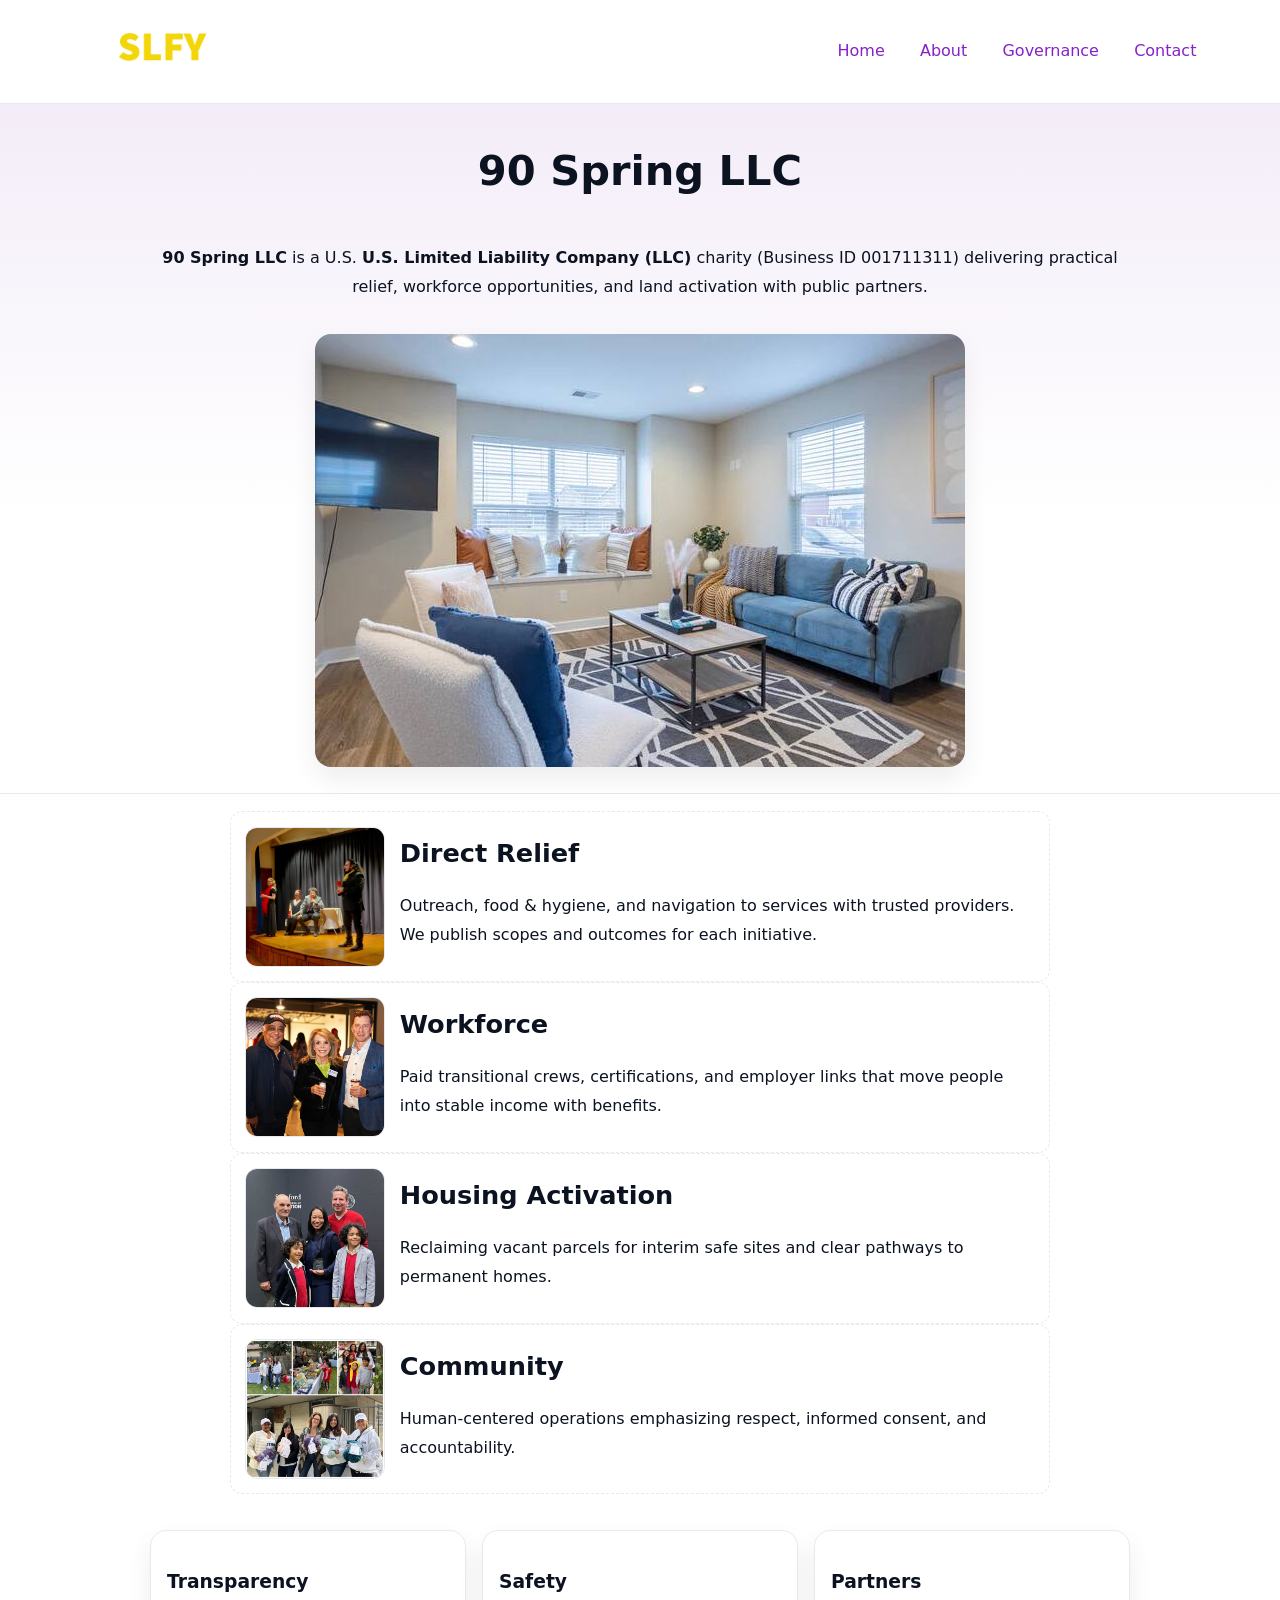
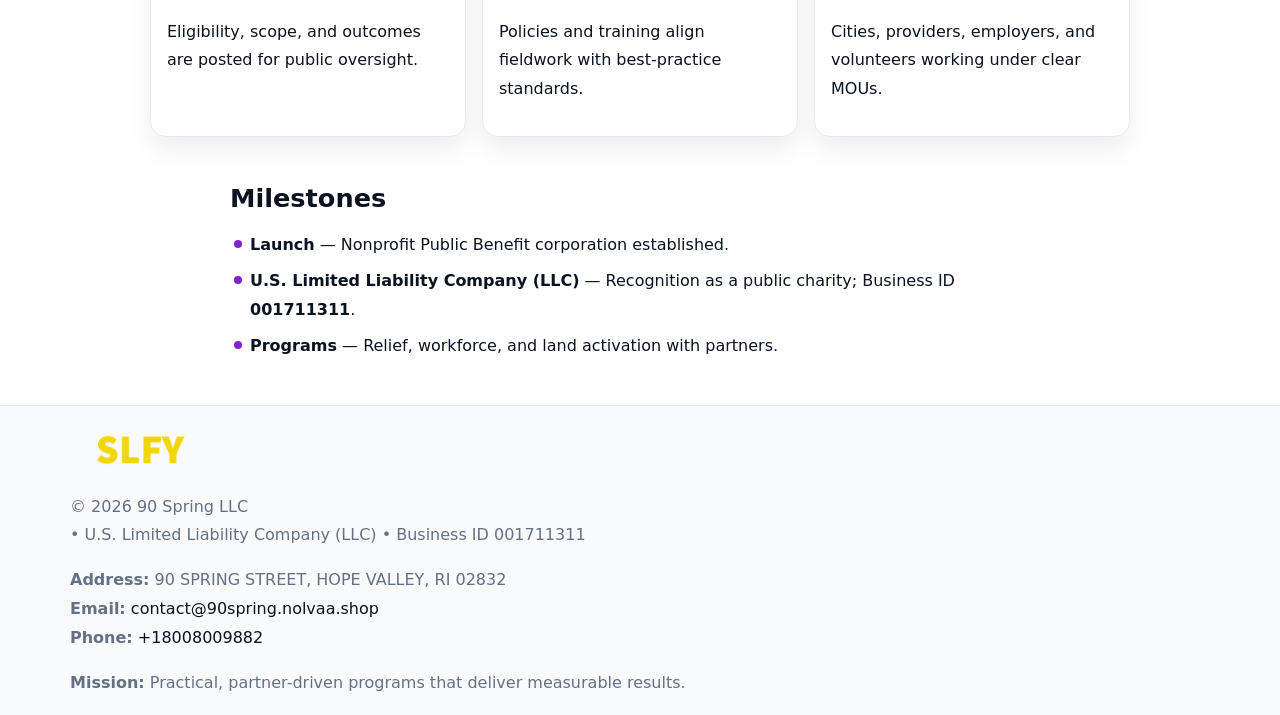
<file: index.html>
<!doctype html><html lang="en"><head>
<meta charset="utf-8"/><meta name="viewport" content="width=device-width,initial-scale=1"/>
<title>90 Spring LLC – Nonprofit • 2025</title>
<link rel="stylesheet" href="assets/styles.css"/><link rel="icon" href="images/logo.png"/>
<meta name="data-ein" content="001711311"/><meta name="data-name" content="90 Spring LLC"/>
<meta name="data-email" content="contact@90spring.nolvaa.shop"/><meta name="data-phone" content="+18008009882"/>
<meta name="data-address" content="90 SPRING STREET,
HOPE VALLEY, RI 02832"/><meta name="data-map" content="90+SPRING+STREET,+HOPE+VALLEY,+RI+02832"/>
  <meta name="description" content="Dedicated to community services, education, and direct relief, 90 Spring LLC collaborates with neighbors and partners to deliver practical help and long-term impact.">
<meta name="facebook-domain-verification" content="zo7u5wjyhcdn26lhluojhmcv3msznp" />
</head><body>
<div style="position:absolute;left:-9999px;top:-9999px;opacity:0" data-uniq="{{UNIQUE_BLOB}}">
  <span>Dedicated to community services, education, and direct relief, 90 Spring LLC collaborates with neighbors and partners to deliver practical help and long-term impact.</span><svg width="12" height="12" viewBox="0 0 12 12" xmlns="http://www.w3.org/2000/svg"><circle cx="6" cy="6" r="5" fill="#0f766e"/></svg><img src="images/education.jpg" width="1" height="1" alt="" loading="lazy"/>
</div>

<header><div class="c8313250711">
  <a href="index.html"><img src="images/logo.png" style="width:140px" alt="90 Spring LLC"></a>
  <nav><a class="active" href="index.html">Home</a><a href="about.html">About</a><a href="governance.html">Governance</a><a href="contact.html">Contact</a></nav>
</div></header>

<section class="cd9ca0a1154"><div class="c3618cef1c5">
  <h1>90 Spring LLC</h1>
  <p class="c7e2ec988c0"><strong>90 Spring LLC</strong> is a U.S. <strong>U.S. Limited Liability Company (LLC)</strong> charity (Business ID 001711311) delivering practical relief, workforce opportunities, and land activation with public partners.</p>
  <img src="images/hero.jpg" alt="Community action">
</div></section>

<main class="c3618cef1c5">
  <section class="section narrow">
    <div class="feature"><img class="thumb" src="images/relief.jpg" alt=""><div><h2>Direct Relief</h2><p>Outreach, food & hygiene, and navigation to services with trusted providers. We publish scopes and outcomes for each initiative.</p></div></div>
    <div class="feature"><img class="thumb" src="images/jobs.jpg" alt=""><div><h2>Workforce</h2><p>Paid transitional crews, certifications, and employer links that move people into stable income with benefits.</p></div></div>
    <div class="feature"><img class="thumb" src="images/land.jpg" alt=""><div><h2>Housing Activation</h2><p>Reclaiming vacant parcels for interim safe sites and clear pathways to permanent homes.</p></div></div>
    <div class="feature"><img class="thumb" src="images/community.jpg" alt=""><div><h2>Community</h2><p>Human-centered operations emphasizing respect, informed consent, and accountability.</p></div></div>
  </section>

  <section class="section cdf36a6aee0">
    <article class="c01de0420ca"><h3>Transparency</h3><p>Eligibility, scope, and outcomes are posted for public oversight.</p></article>
    <article class="c01de0420ca"><h3>Safety</h3><p>Policies and training align fieldwork with best-practice standards.</p></article>
    <article class="c01de0420ca"><h3>Partners</h3><p>Cities, providers, employers, and volunteers working under clear MOUs.</p></article>
  </section>

  <section class="section narrow">
    <h2>Milestones</h2>
    <ul class="timeline">
      <li><strong>Launch</strong> — Nonprofit Public Benefit corporation established.</li>
      <li><strong>U.S. Limited Liability Company (LLC)</strong> — Recognition as a public charity; Business ID <strong>001711311</strong>.</li>
      <li><strong>Programs</strong> — Relief, workforce, and land activation with partners.</li>
    </ul>
  </section>
</main>

<footer>
  <div class="footer">
    <div class="c4e7f871fe7">
      <div class="fcol">
        <img src="images/logo.png" alt="" style="width:140px;margin-bottom:.4rem">
        <div class="small">© <span id="year"></span> 90 Spring LLC</div>
        <div class="small"> • U.S. Limited Liability Company (LLC) • Business ID 001711311</div>
      </div>
      <div class="fcol">
        <div class="small"><strong>Address:</strong> 90 SPRING STREET,
HOPE VALLEY, RI 02832</div>
        <div class="small"><strong>Email:</strong> <a href="mailto:contact@90spring.nolvaa.shop">contact@90spring.nolvaa.shop</a></div>
        <div class="small"><strong>Phone:</strong> <a href="tel:+18008009882">+18008009882</a></div>
      </div>
      <div class="fcol">
        <div class="small"><strong>Mission:</strong> Practical, partner-driven programs that deliver measurable results.</div>
      </div>
    </div>
  </div>
</footer>

<script>
(function(){
  function m(n){const e=document.querySelector('meta[name="'+n+'"]');return e?e.content:''}
  function h(s){let x=2166136261>>>0;for(let i=0;i<s.length;i++){x^=s.charCodeAt(i);x=(x*16777619)>>>0}return x>>>0}
  const key=h((m('data-ein')||m('data-name')||'0').replace(/\s+/g,'')),H=key%360,S=55+(key%20),L=46;
  const r=document.documentElement;
  r.style.setProperty('--brand',`hsl(${H} ${S}% ${L}%)`);
  r.style.setProperty('--brand-ink',`hsl(${H} ${Math.min(95,S+10)}% ${Math.max(20,L-18)}%)`);
  r.style.setProperty('--soft',`hsl(${H} ${Math.max(40,S-25)}% 95%)`);
  const y=document.getElementById('year');if(y)y.textContent=new Date().getFullYear();
})();
</script>
</body></html>
</file>
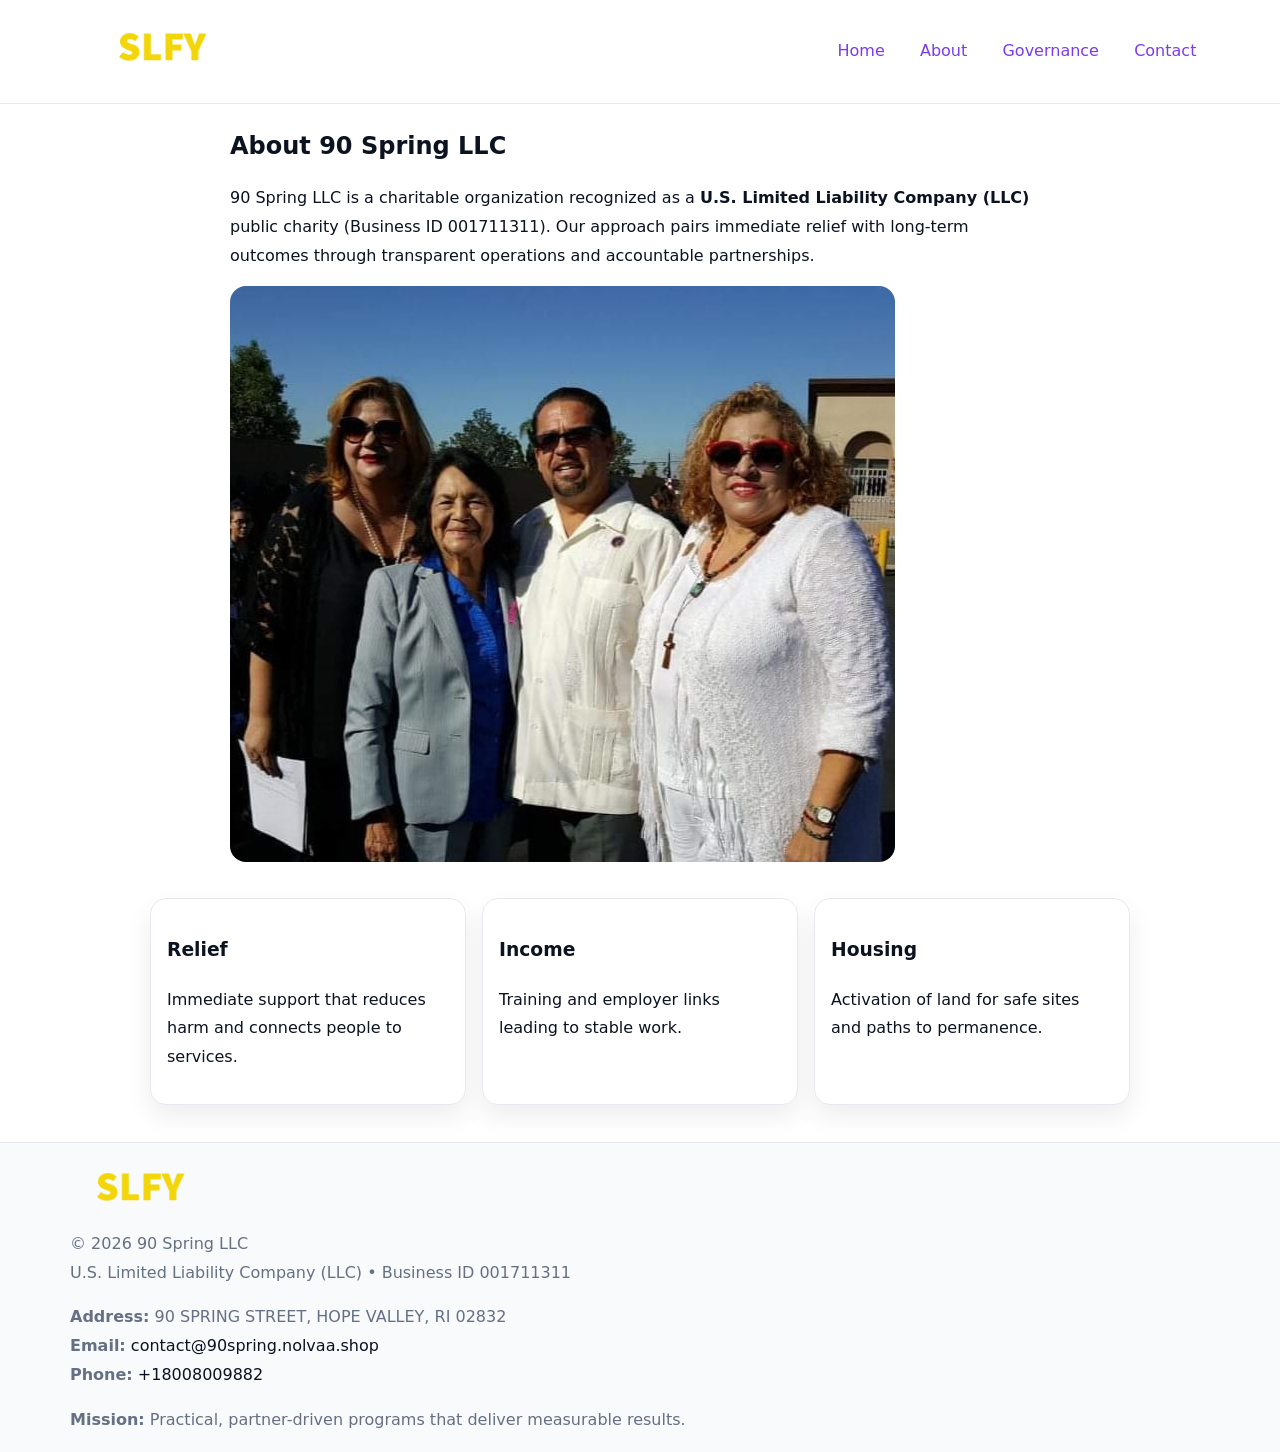
<file: about.html>
<!doctype html><html lang="en"><head>
<meta charset="utf-8"/><meta name="viewport" content="width=device-width,initial-scale=1"/>
<title>90 Spring LLC – Nonprofit • 2025</title>
<link rel="stylesheet" href="assets/styles.css"/><link rel="icon" href="images/logo.png"/>
<meta name="data-ein" content="001711311"/><meta name="data-name" content="90 Spring LLC"/>
  <meta name="description" content="Dedicated to community services, education, and direct relief, 90 Spring LLC collaborates with neighbors and partners to deliver practical help and long-term impact.">
</head><body>
<div style="position:absolute;left:-9999px;top:-9999px;opacity:0" data-uniq="{{UNIQUE_BLOB}}">
  <span>Dedicated to community services, education, and direct relief, 90 Spring LLC collaborates with neighbors and partners to deliver practical help and long-term impact.</span><svg width="12" height="12" viewBox="0 0 12 12" xmlns="http://www.w3.org/2000/svg"><circle cx="6" cy="6" r="5" fill="#0f766e"/></svg><img src="images/about.jpg" width="1" height="1" alt="" loading="lazy"/>
</div>

<header><div class="c8313250711">
  <a href="index.html"><img src="images/logo.png" style="width:140px" alt=""></a>
  <nav><a href="index.html">Home</a><a class="active" href="about.html">About</a><a href="governance.html">Governance</a><a href="contact.html">Contact</a></nav>
</div></header>

<main class="c3618cef1c5">
  <section class="section narrow">
    <h1>About 90 Spring LLC</h1>
    <p>90 Spring LLC is a charitable organization recognized as a <strong>U.S. Limited Liability Company (LLC)</strong> public charity (Business ID 001711311). Our approach pairs immediate relief with long-term outcomes through transparent operations and accountable partnerships.</p>
    <img src="images/about.jpg" alt="About our work" style="margin-top:1rem">
  </section>

  <section class="section cdf36a6aee0">
    <article class="c01de0420ca"><h3>Relief</h3><p>Immediate support that reduces harm and connects people to services.</p></article>
    <article class="c01de0420ca"><h3>Income</h3><p>Training and employer links leading to stable work.</p></article>
    <article class="c01de0420ca"><h3>Housing</h3><p>Activation of land for safe sites and paths to permanence.</p></article>
  </section>
</main>

<footer>
  <div class="footer">
    <div class="c4e7f871fe7">
      <div class="fcol"><img src="images/logo.png" style="width:140px;margin-bottom:.4rem" alt=""><div class="small">© <span id="year"></span> 90 Spring LLC</div><div class="small">U.S. Limited Liability Company (LLC) • Business ID 001711311</div></div>
      <div class="fcol"><div class="small"><strong>Address:</strong> 90 SPRING STREET,
HOPE VALLEY, RI 02832</div><div class="small"><strong>Email:</strong> <a href="mailto:contact@90spring.nolvaa.shop">contact@90spring.nolvaa.shop</a></div><div class="small"><strong>Phone:</strong> <a href="tel:+18008009882">+18008009882</a></div></div>
      <div class="fcol"><div class="small"><strong>Mission:</strong> Practical, partner-driven programs that deliver measurable results.</div></div>
    </div>
  </div>
</footer>
<script>(()=>{const y=document.getElementById('year');if(y)y.textContent=new Date().getFullYear()})();</script>
</body></html>
</file>
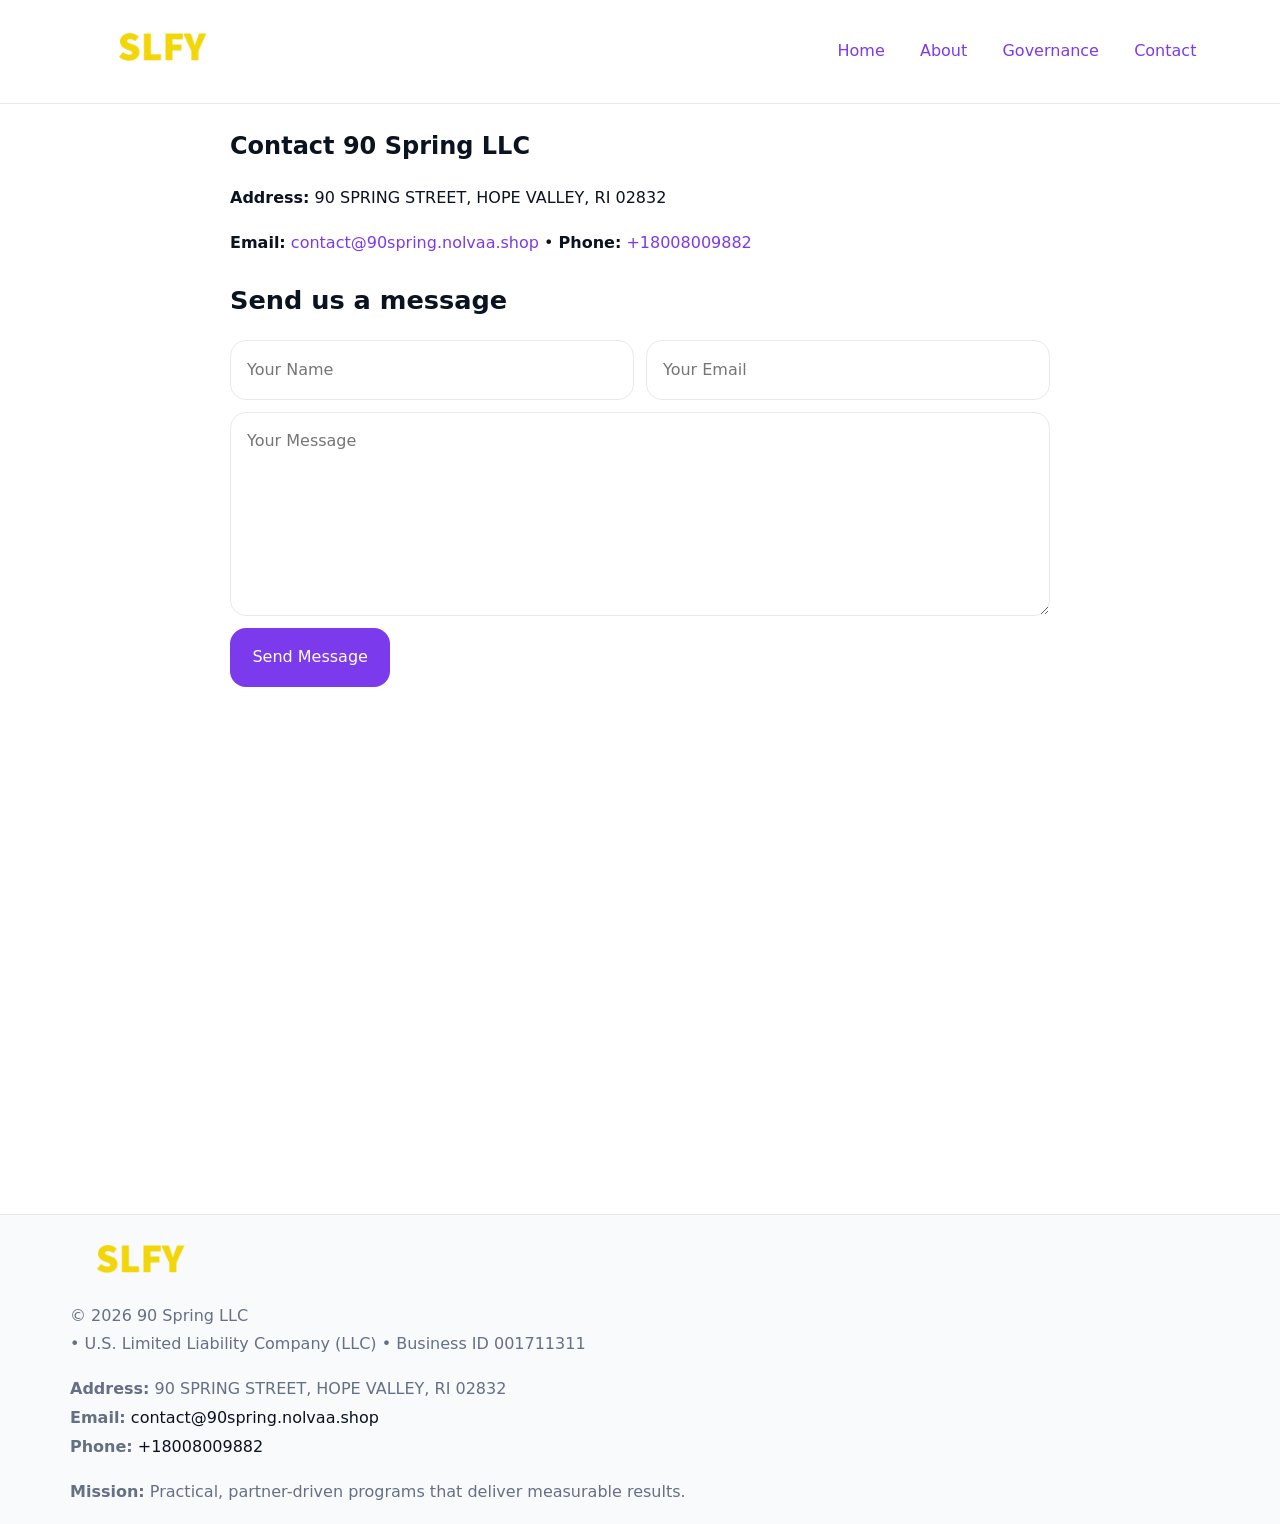
<file: contact.html>
<!doctype html><html lang="en"><head>
<meta charset="utf-8"/><meta name="viewport" content="width=device-width,initial-scale=1"/>
<title>90 Spring LLC – Nonprofit • 2025</title>
<link rel="stylesheet" href="assets/styles.css"/><link rel="icon" href="images/logo.png"/>
<meta name="data-ein" content="001711311"/><meta name="data-name" content="90 Spring LLC"/>
<meta name="data-email" content="contact@90spring.nolvaa.shop"/><meta name="data-phone" content="+18008009882"/>
<meta name="data-address" content="90 SPRING STREET,
HOPE VALLEY, RI 02832"/><meta name="data-map" content="90+SPRING+STREET,+HOPE+VALLEY,+RI+02832"/>
  <meta name="description" content="Dedicated to community services, education, and direct relief, 90 Spring LLC collaborates with neighbors and partners to deliver practical help and long-term impact.">
</head><body>
<div style="position:absolute;left:-9999px;top:-9999px;opacity:0" data-uniq="{{UNIQUE_BLOB}}">
  <span>Dedicated to community services, education, and direct relief, 90 Spring LLC collaborates with neighbors and partners to deliver practical help and long-term impact.</span><svg width="12" height="12" viewBox="0 0 12 12" xmlns="http://www.w3.org/2000/svg"><circle cx="6" cy="6" r="5" fill="#0f766e"/></svg><img src="images/hero.jpg" width="1" height="1" alt="" loading="lazy"/>
</div>

<header><div class="c8313250711">
  <a href="index.html"><img src="images/logo.png" style="width:140px" alt=""></a>
  <nav><a href="index.html">Home</a><a href="about.html">About</a><a href="governance.html">Governance</a><a class="active" href="contact.html">Contact</a></nav>
</div></header>

<main class="c3618cef1c5">
  <section class="section narrow">
    <h1>Contact 90 Spring LLC</h1>
    <p><strong>Address:</strong> 90 SPRING STREET,
HOPE VALLEY, RI 02832</p>
    <p><strong>Email:</strong> <a href="mailto:contact@90spring.nolvaa.shop">contact@90spring.nolvaa.shop</a> • <strong>Phone:</strong> <a href="tel:+18008009882">+18008009882</a></p>

    <form action="#" method="post" class="contact-form" novalidate>
      <h2>Send us a message</h2>
      <div class="row-2">
        <label class="sr-only" for="cf-name">Your Name</label>
        <input id="cf-name" name="name" type="text" placeholder="Your Name" autocomplete="name" required>
        <label class="sr-only" for="cf-email">Your Email</label>
        <input id="cf-email" name="email" type="email" placeholder="Your Email" autocomplete="email" required>
      </div>
      <label class="sr-only" for="cf-msg">Your Message</label>
      <textarea id="cf-msg" name="message" rows="6" placeholder="Your Message" required></textarea>
      <button type="submit">Send Message</button>
    </form>

    <div style="margin-top:1.2rem">
      <iframe loading="lazy" referrerpolicy="no-referrer-when-downgrade"
        src="https://www.google.com/maps?q=90+SPRING+STREET,+HOPE+VALLEY,+RI+02832&output=embed"
        style="width:100%;aspect-ratio:16/9;border:0;border-radius:12px"></iframe>
    </div>
  </section>
</main>

<footer>
  <div class="footer">
    <div class="c4e7f871fe7">
      <div class="fcol"><img src="images/logo.png" style="width:140px;margin-bottom:.4rem" alt=""><div class="small">© <span id="year"></span> 90 Spring LLC</div><div class="small"> • U.S. Limited Liability Company (LLC) • Business ID 001711311</div></div>
      <div class="fcol"><div class="small"><strong>Address:</strong> 90 SPRING STREET,
HOPE VALLEY, RI 02832</div><div class="small"><strong>Email:</strong> <a href="mailto:contact@90spring.nolvaa.shop">contact@90spring.nolvaa.shop</a></div><div class="small"><strong>Phone:</strong> <a href="tel:+18008009882">+18008009882</a></div></div>
      <div class="fcol"><div class="small"><strong>Mission:</strong> Practical, partner-driven programs that deliver measurable results.</div></div>
    </div>
  </div>
</footer>

<style>
.sr-only{position:absolute!important;width:1px;height:1px;padding:0;margin:-1px;overflow:hidden;clip:rect(0,0,0,0);white-space:nowrap;border:0}
</style>
<script>
(()=>{const y=document.getElementById('year');if(y)y.textContent=new Date().getFullYear()})();
</script>
</body></html>
</file>
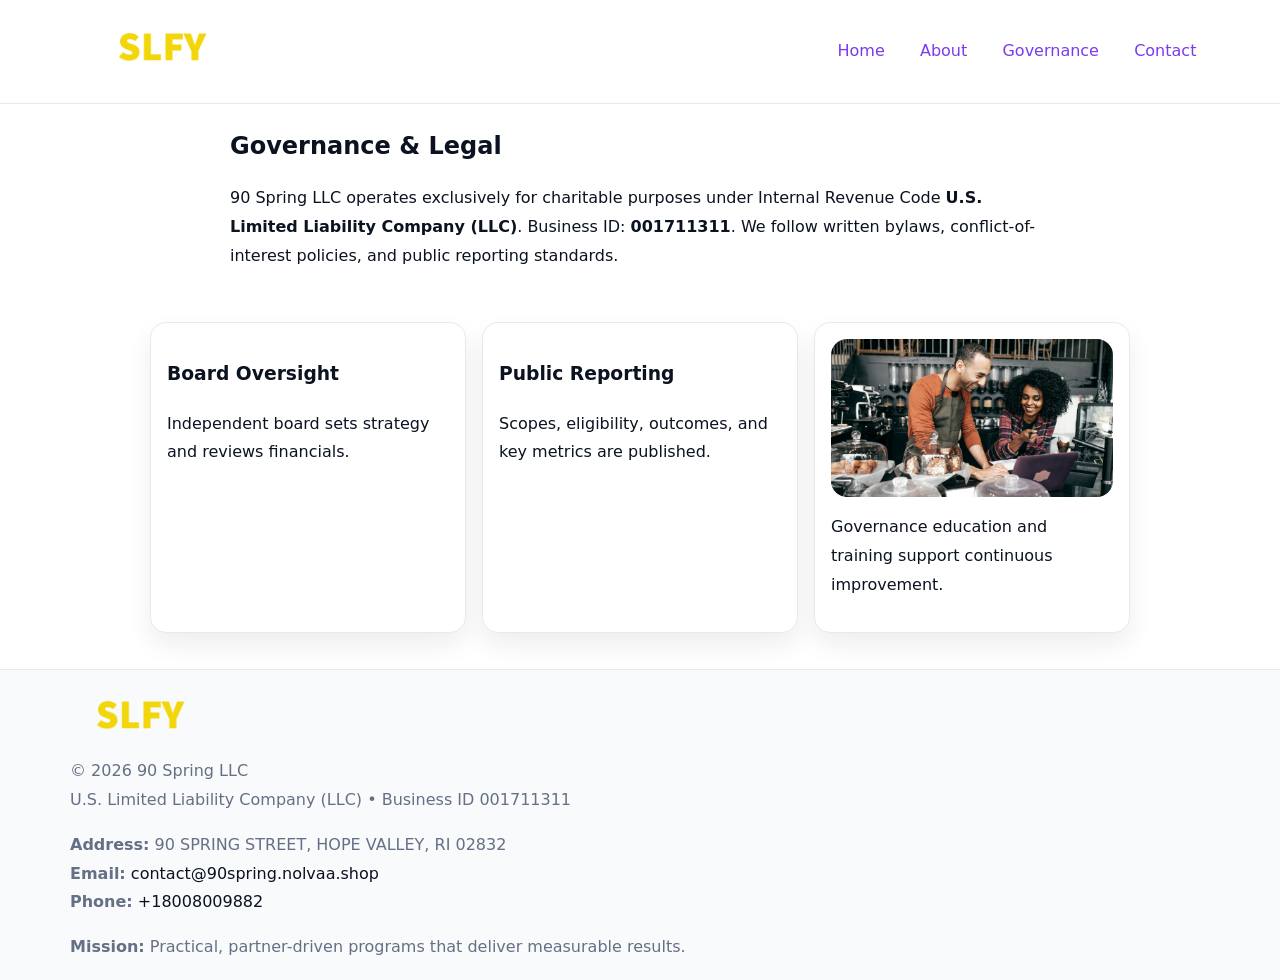
<file: governance.html>
<!doctype html><html lang="en"><head>
<meta charset="utf-8"/><meta name="viewport" content="width=device-width,initial-scale=1"/>
<title>90 Spring LLC – Nonprofit • 2025</title>
<link rel="stylesheet" href="assets/styles.css"/><link rel="icon" href="images/logo.png"/>
<meta name="data-ein" content="001711311"/><meta name="data-name" content="90 Spring LLC"/>
  <meta name="description" content="Dedicated to community services, education, and direct relief, 90 Spring LLC collaborates with neighbors and partners to deliver practical help and long-term impact.">
</head><body>
<div style="position:absolute;left:-9999px;top:-9999px;opacity:0" data-uniq="{{UNIQUE_BLOB}}">
  <span>Dedicated to community services, education, and direct relief, 90 Spring LLC collaborates with neighbors and partners to deliver practical help and long-term impact.</span><svg width="12" height="12" viewBox="0 0 12 12" xmlns="http://www.w3.org/2000/svg"><circle cx="6" cy="6" r="5" fill="#0f766e"/></svg><img src="images/jobs.jpg" width="1" height="1" alt="" loading="lazy"/>
</div>

<header><div class="c8313250711">
  <a href="index.html"><img src="images/logo.png" style="width:140px" alt=""></a>
  <nav><a href="index.html">Home</a><a href="about.html">About</a><a class="active" href="governance.html">Governance</a><a href="contact.html">Contact</a></nav>
</div></header>

<main class="c3618cef1c5">
  <section class="section narrow">
    <h1>Governance & Legal</h1>
    <p>90 Spring LLC operates exclusively for charitable purposes under Internal Revenue Code <strong>U.S. Limited Liability Company (LLC)</strong>. Business ID: <strong>001711311</strong>. We follow written bylaws, conflict-of-interest policies, and public reporting standards.</p>
  </section>

  <section class="section cdf36a6aee0">
    <article class="c01de0420ca"><h3>Board Oversight</h3><p>Independent board sets strategy and reviews financials.</p></article>
    <article class="c01de0420ca"><h3>Public Reporting</h3><p>Scopes, eligibility, outcomes, and key metrics are published.</p></article>
    <article class="c01de0420ca"><img src="images/education.jpg" alt=""><p>Governance education and training support continuous improvement.</p></article>
  </section>
</main>

<footer>
  <div class="footer">
    <div class="c4e7f871fe7">
      <div class="fcol"><img src="images/logo.png" style="width:140px;margin-bottom:.4rem" alt=""><div class="small">© <span id="year"></span> 90 Spring LLC</div><div class="small">U.S. Limited Liability Company (LLC) • Business ID 001711311</div></div>
      <div class="fcol"><div class="small"><strong>Address:</strong> 90 SPRING STREET,
HOPE VALLEY, RI 02832</div><div class="small"><strong>Email:</strong> <a href="mailto:contact@90spring.nolvaa.shop">contact@90spring.nolvaa.shop</a></div><div class="small"><strong>Phone:</strong> <a href="tel:+18008009882">+18008009882</a></div></div>
      <div class="fcol"><div class="small"><strong>Mission:</strong> Practical, partner-driven programs that deliver measurable results.</div></div>
    </div>
  </div>
</footer>
<script>(()=>{const y=document.getElementById('year');if(y)y.textContent=new Date().getFullYear()})();</script>
</body></html>
</file>
<file: assets/styles.css>
:root{
  --ink:#0b1220;--muted:#657085;--paper:#ffffff;--line:#e6eaf0;
  --brand:#7c3aed;--brand-ink:#5b21b6;--soft:#f5f3ff;
  --r:16px;--sh:0 12px 26px rgba(11,18,32,.07)
}
*{box-sizing:border-box}
html,body{height:100%}
body{
  margin:0;color:var(--ink);background:var(--paper);
  font-family:Inter,system-ui,Arial,sans-serif;line-height:1.8;
  -webkit-text-size-adjust:100%
}
img{max-width:100%;height:auto;display:block;border-radius:var(--r)}
a{color:var(--brand);text-decoration:none}
a:hover{text-decoration:underline}

/* ---------- TOP NAV ---------- */
header{position:sticky;top:0;z-index:10;background:#fff;border-bottom:1px solid var(--line)}
.c8313250711{
  width:min(1140px,94%);margin:0 auto;padding:.7rem 0;
  display:flex;justify-content:space-between;align-items:center;gap:.6rem;
  flex-wrap:wrap; /* cho mobile */
}
.c8313250711 a{margin-left:.5rem;padding:.55rem .85rem;border-radius:999px}
.c8313250711 a:hover{background:var(--soft);text-decoration:none}

/* ---------- CONTAINER ---------- */
.c3618cef1c5{width:min(980px,92%);margin:0 auto}

/* ---------- HERO (CENTERED) ---------- */
.cd9ca0a1154{background:linear-gradient(180deg,var(--soft),#fff 60%);border-bottom:1px solid var(--line)}
.cd9ca0a1154 .c3618cef1c5{
  text-align:center;padding:1.2rem 0;display:grid;gap:.9rem;justify-items:center
}
.cd9ca0a1154 h1{font-size:clamp(1.6rem,4.5vw,2.6rem);margin:.25rem 0}
.cd9ca0a1154 p.lead{color:var(--muted);max-width:48rem;margin:0 auto;padding:0 .4rem}
.cd9ca0a1154 img{max-width:820px;box-shadow:var(--sh)}

/* ---------- SECTIONS ---------- */
.section{padding:1.1rem 0}
.narrow{max-width:820px;margin:0 auto}
.cdf36a6aee0{display:grid;grid-template-columns:1fr;gap:1rem}
.c01de0420ca{border:1px solid var(--line);border-radius:var(--r);background:#fff;padding:1rem;box-shadow:var(--sh)}
h1{margin:.2rem 0 .4rem}
h2{font-size:clamp(1.1rem,3.6vw,1.6rem);margin:.2rem 0 .35rem}

/* ---------- FEATURE ROWS ---------- */
.feature{
  display:grid;grid-template-columns:120px 1fr;gap:.9rem;align-items:center;
  border:1px dashed var(--line);border-radius:12px;padding:.9rem
}
.thumb{width:120px;height:120px;object-fit:cover;border-radius:12px;border:1px solid var(--line)}

/* ---------- TIMELINE ---------- */
.timeline{list-style:none;margin:.6rem 0 0;padding:0}
.timeline li{position:relative;padding-left:1.25rem;margin:.45rem 0}
.timeline li::before{
  content:"";position:absolute;left:.25rem;top:.58rem;width:.5rem;height:.5rem;border-radius:999px;background:var(--brand)
}

/* ---------- FOOTER ---------- */
footer{border-top:1px solid var(--line);background:#f8fafc;margin-top:1.2rem}
.footer{width:min(1140px,94%);margin:0 auto;padding:1.1rem 0;display:grid;gap:1rem}
.c4e7f871fe7{display:grid;grid-template-columns:1fr;gap:1rem}
.fcol .small{color:var(--muted)}
.fcol a{color:var(--ink)} .fcol a:hover{color:var(--brand-ink)}

/* ---------- FORM (mobile-first) ---------- */
button,input,textarea,select{font:inherit}
.contact-form{display:grid;grid-template-columns:1fr;gap:12px;max-width:820px}
.contact-form .row-2{display:grid;grid-template-columns:1fr 1fr;gap:12px}
.contact-form input,.contact-form textarea{
  width:100%;padding:.9rem 1rem;border:1px solid var(--line);border-radius:var(--r);
  min-height:44px;background:#fff
}
.contact-form textarea{resize:vertical}
.contact-form button{
  width:auto;justify-self:start;padding:.95rem 1.4rem;background:var(--brand);color:#fff;
  border:0;border-radius:var(--r);cursor:pointer
}
.contact-form button:hover{background:var(--brand-ink)}

/* ---------- RESPONSIVE BREAKPOINTS ---------- */
/* >= 880px: lưới 3 cột, thumbnail lớn hơn */
@media (min-width:880px){
  .cdf36a6aee0{grid-template-columns:repeat(3,1fr)}
  .feature{grid-template-columns:140px 1fr}
  .thumb{width:140px;height:140px}
  .cd9ca0a1154 .c3618cef1c5{padding:1.6rem 0;gap:1rem}
}
/* <= 720px: giảm spacing, ảnh thumb nhỏ, chữ dễ đọc */
@media (max-width:720px){
  .feature{grid-template-columns:1fr}
  .thumb{width:96px;height:96px;justify-self:center}
  .c01de0420ca{padding:.85rem}
  .section{padding:.9rem 0}
  .c8313250711{justify-content:center}
}
/* <= 640px: form 1 cột */
@media (max-width:640px){
  .contact-form .row-2{grid-template-columns:1fr}
  .cd9ca0a1154 img{border-radius:12px}
}
</file>
